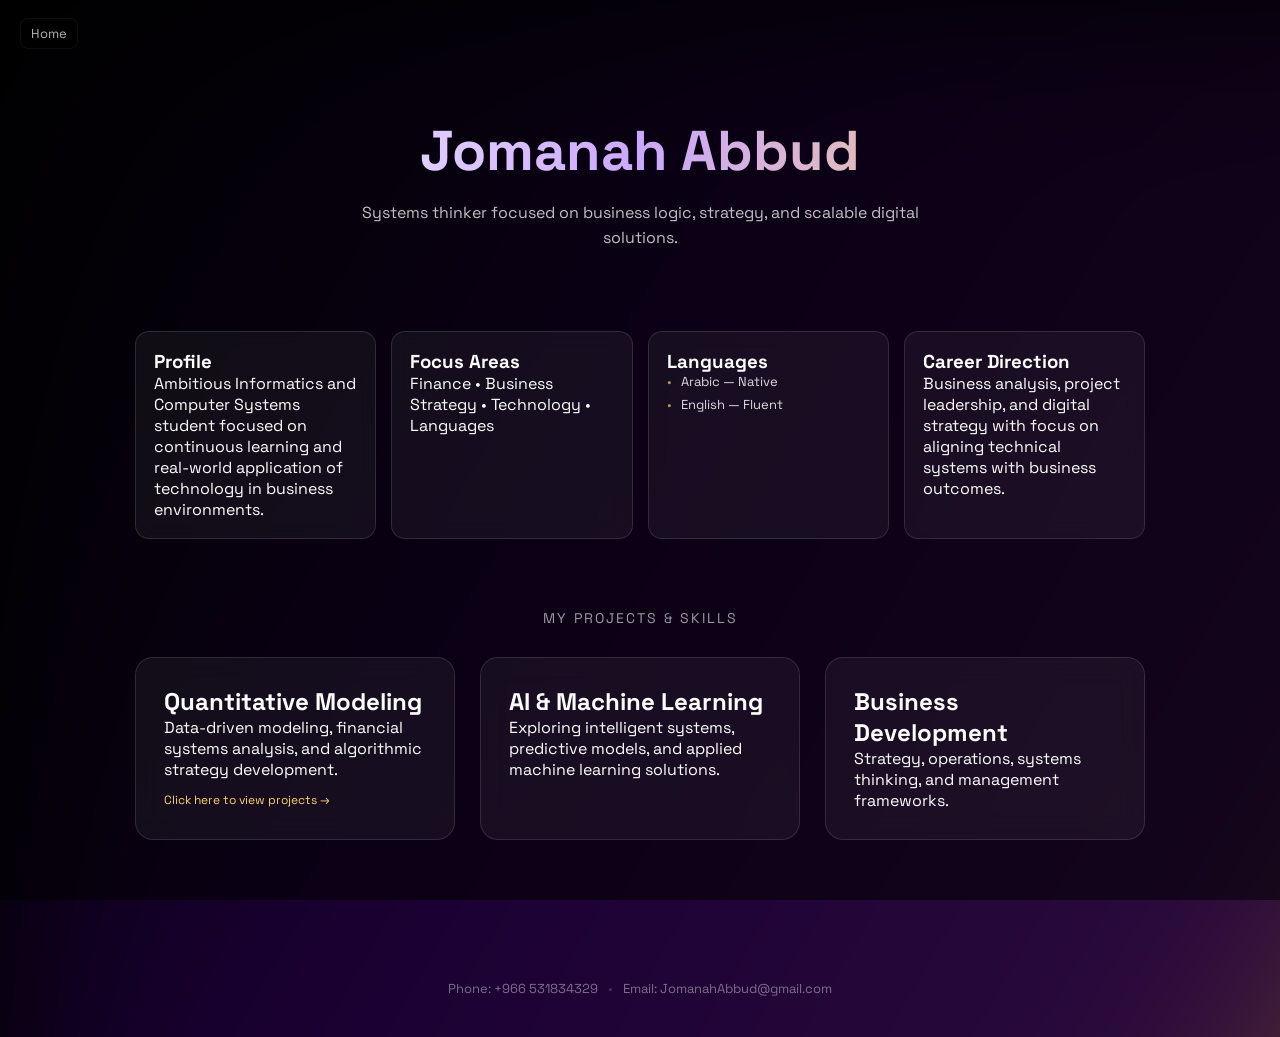
<file: index.html>
<!DOCTYPE html>
<html lang="en">
<head>
  <meta charset="UTF-8">
  <meta name="viewport" content="width=device-width, initial-scale=1.0">
  <title>Jomanah Abbud - Portfolio</title>

  <link rel="preconnect" href="https://fonts.googleapis.com">
  <link rel="preconnect" href="https://fonts.gstatic.com" crossorigin>
  <link href="https://fonts.googleapis.com/css2?family=Space+Grotesk:wght@300;400;500;600;700&display=swap" rel="stylesheet">

  <link rel="stylesheet" href="style.css">
</head>

<body>

  <!-- BACKGROUND (UNCHANGED) -->
  <div class="background"></div>
  <div class="overlay"></div>

  <!-- FIXED NAV -->
  <div class="top-nav" onclick="window.location.href='./index.html'">
    Home
  </div>

  <div class="container">

    <!-- HERO -->
    <div class="hero">
      <h1 class="name">Jomanah Abbud</h1>
      <p class="subtitle">
        Systems thinker focused on business logic, strategy, and scalable digital solutions.
      </p>
    </div>

    <!-- ABOUT -->
    <div class="about">

      <div class="about-grid">

        <div class="about-card">
          <h3>Profile</h3>
          <p>
            Ambitious Informatics and Computer Systems student focused on continuous learning and real-world application of technology in business environments.
          </p>
        </div>

        <div class="about-card">
          <h3>Focus Areas</h3>
          <p>Finance • Business Strategy • Technology • Languages</p>
        </div>

        <div class="about-card">
          <h3>Languages</h3>
         <ul class="language-list">
  <li>Arabic — Native</li>
  <li>English — Fluent</li>
</ul>
        </div>

        <div class="about-card">
          <h3>Career Direction</h3>
          <p>
            Business analysis, project leadership, and digital strategy with focus on aligning technical systems with business outcomes.
          </p>
        </div>

      </div>
    </div>

    <div class="section-divider">My Projects & Skills</div>

    <div class="cards">

      <div class="card" onclick="window.location.href='./quant.html'">
        <h2>Quantitative Modeling</h2>
        <p>Data-driven modeling, financial systems analysis, and algorithmic strategy development.</p>
        <p class="card-link">Click here to view projects →</p>
      </div>

      <div class="card">
        <h2>AI & Machine Learning</h2>
        <p>Exploring intelligent systems, predictive models, and applied machine learning solutions.</p>
      </div>

      <div class="card">
        <h2>Business Development</h2>
        <p>Strategy, operations, systems thinking, and management frameworks.</p>
      </div>

    </div>

  </div>

  <!-- CONTACT -->
  <div class="contact-bar">
    <a href="tel:+966531834329">Phone: +966 531834329</a>
    <span>•</span>
    <a href="mailto:JomanahAbbud@gmail.com">Email: JomanahAbbud@gmail.com</a>
  </div>

</body>
</html>
</file>
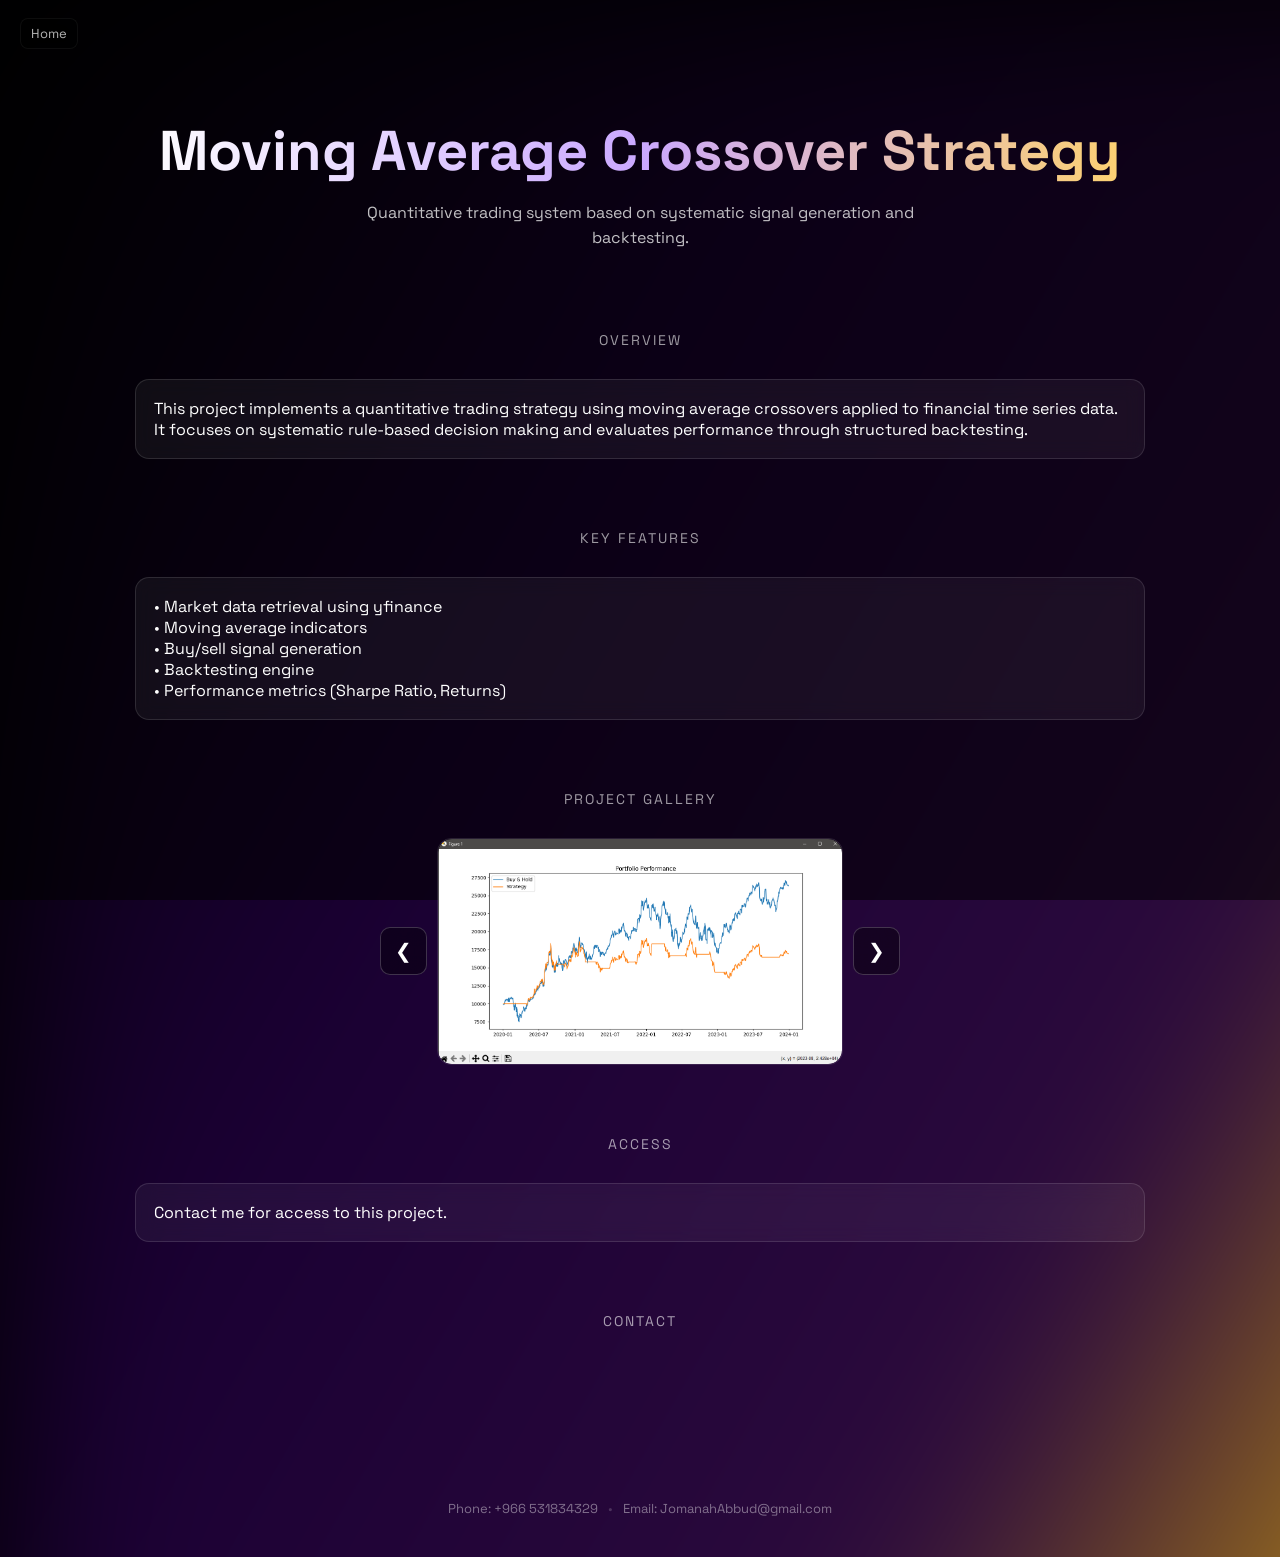
<file: quant.html>
<!DOCTYPE html>
<html lang="en">
<head>
  <meta charset="UTF-8">
  <meta name="viewport" content="width=device-width, initial-scale=1.0">
  <title>Quant Project</title>

  <link rel="preconnect" href="https://fonts.googleapis.com">
  <link rel="preconnect" href="https://fonts.gstatic.com" crossorigin>
  <link href="https://fonts.googleapis.com/css2?family=Space+Grotesk:wght@300;400;500;600;700&display=swap" rel="stylesheet">

  <link rel="stylesheet" href="style.css">
</head>

<body>

  <!-- BACKGROUND -->
  <div class="background"></div>
  <div class="overlay"></div>

  <!-- NAV -->
  <div class="top-nav" onclick="window.location.href='./index.html'">
    Home
  </div>

  <div class="container">

    <div class="hero">
      <h1 class="name">Moving Average Crossover Strategy</h1>
      <p class="subtitle">
        Quantitative trading system based on systematic signal generation and backtesting.
      </p>
    </div>

    <div class="section-divider">Overview</div>

    <div class="about-card">
      <p>
        This project implements a quantitative trading strategy using moving average crossovers applied to financial time series data. It focuses on systematic rule-based decision making and evaluates performance through structured backtesting.
      </p>
    </div>

    <div class="section-divider">Key Features</div>

    <div class="about-card">
      <p>
        • Market data retrieval using yfinance<br>
        • Moving average indicators<br>
        • Buy/sell signal generation<br>
        • Backtesting engine<br>
        • Performance metrics (Sharpe Ratio, Returns)
      </p>
    </div>

    <!-- CAROUSEL GALLERY -->
    <div class="section-divider">Project Gallery</div>

    <div class="carousel">

      <button class="arrow left" onclick="moveSlide(-1)">&#10094;</button>

      <div class="carousel-track">

        <img src="images/strat.png" class="slide active" alt="Strategy">
        <img src="images/buysell.png" class="slide" alt="Signals">
        <img src="images/backtest.png" class="slide" alt="Backtest">

      </div>

      <button class="arrow right" onclick="moveSlide(1)">&#10095;</button>

    </div>

    <div class="section-divider">Access</div>

    <div class="about-card">
      <p>
        Contact me for access to this project.
      </p>
    </div>

    <div class="section-divider">Contact</div>

  </div>

  <!-- CONTACT -->
  <div class="contact-bar">
    <a href="tel:+966531834329">Phone: +966 531834329</a>
    <span>•</span>
    <a href="mailto:JomanahAbbud@gmail.com">Email: JomanahAbbud@gmail.com</a>
  </div>

  <!-- CAROUSEL SCRIPT -->
  <script>
    let currentSlide = 0;
    const slides = document.querySelectorAll(".slide");

    function showSlide(index) {
      slides.forEach(s => s.classList.remove("active"));

      if (index >= slides.length) currentSlide = 0;
      else if (index < 0) currentSlide = slides.length - 1;
      else currentSlide = index;

      slides[currentSlide].classList.add("active");
    }

    function moveSlide(step) {
      showSlide(currentSlide + step);
    }
  </script>

</body>
</html>
</file>
<file: style.css>
/* RESET */
* {
  margin: 0;
  padding: 0;
  box-sizing: border-box;
  font-family: 'Space Grotesk', sans-serif;
}

body {
  background: black;
  color: white;
  overflow-x: hidden;
}

/* BACKGROUND (UNCHANGED) */
.background {
  position: fixed;
  width: 200%;
  height: 200%;
  background: linear-gradient(120deg,#000,#1a0033,#2b0a3d,#ffcc00,#120018);
  filter: blur(90px);
  animation: move 18s ease-in-out infinite;
  z-index: -2;
}

@keyframes move {
  0% { transform: translate(-10%, -10%); }
  50% { transform: translate(-25%, -15%); }
  100% { transform: translate(-10%, -10%); }
}

.overlay {
  position: fixed;
  width: 100%;
  height: 100%;
  background: rgba(0,0,0,0.55);
  z-index: -1;
}

/* NAV */
.top-nav {
  position: fixed;
  top: 18px;
  left: 20px;
  z-index: 999;
  font-size: 13px;
  opacity: 0.7;
  cursor: pointer;

  padding: 6px 10px;
  border-radius: 8px;

  background: rgba(0, 0, 0, 0.25);
  backdrop-filter: blur(10px);
  border: 1px solid rgba(255, 255, 255, 0.08);

  transition: 0.2s ease;
}

.top-nav:hover {
  opacity: 1;
  transform: translateY(-1px);
}

/* LAYOUT */
.container {
  padding: 120px 20px 60px;
  max-width: 1050px;
  margin: auto;
}

/* HERO */
.hero {
  text-align: center;
  margin-bottom: 80px;
}

.name {
  font-size: clamp(32px, 6vw, 56px);
  line-height: 1.1;
  background: linear-gradient(90deg,#fff,#caa8ff,#ffd36b);
  -webkit-background-clip: text;
  -webkit-text-fill-color: transparent;
}

.subtitle {
  margin-top: 18px;
  font-size: clamp(13px, 2.2vw, 16px);
  opacity: 0.75;
  max-width: 620px;
  margin-left: auto;
  margin-right: auto;
  line-height: 1.6;
}

/* ABOUT */
.about-grid {
  display: grid;
  grid-template-columns: repeat(auto-fit,minmax(240px,1fr));
  gap: 15px;
  margin-bottom: 60px;
}

.about-card {
  background: rgba(255,255,255,0.05);
  border: 1px solid rgba(255,255,255,0.12);
  padding: 18px;
  border-radius: 14px;
  backdrop-filter: blur(10px);
}

/* SECTION TITLE */
.section-divider {
  text-align: center;
  margin: 70px 0 30px;
  font-size: 14px;
  letter-spacing: 2px;
  opacity: 0.6;
  text-transform: uppercase;
}

/* CARDS */
.cards {
  display: grid;
  grid-template-columns: repeat(auto-fit,minmax(250px,1fr));
  gap: 25px;
}

.card {
  background: rgba(255,255,255,0.05);
  border: 1px solid rgba(255,255,255,0.12);
  padding: 28px;
  border-radius: 18px;
  backdrop-filter: blur(14px);
  cursor: pointer;
  transition: 0.3s ease;
}

.card:hover {
  transform: translateY(-10px);
  border-color: rgba(255,204,0,0.4);
}

.card-link {
  margin-top: 12px;
  font-size: 12px;
  color: #ffd36b;
}

/* CONTACT */
.contact-bar {
  text-align: center;
  margin-top: 80px;
  padding-bottom: 40px;
  font-size: 13px;
  opacity: 0.6;
  display: flex;
  justify-content: center;
  gap: 10px;
  flex-wrap: wrap;
}

.contact-bar a {
  color: white;
  text-decoration: none;
  opacity: 0.7;
  transition: 0.2s ease;
}

.contact-bar a:hover {
  opacity: 1;
  color: #ffd36b;
}

.contact-bar span {
  opacity: 0.3;
}

/* LANGUAGE LIST */
.language-list {
  list-style: none;
  display: flex;
  flex-direction: column;
  gap: 6px;
  font-size: 13px;
  opacity: 0.85;
  padding-left: 0;
}

.language-list li {
  position: relative;
  padding-left: 14px;
}

.language-list li::before {
  content: "•";
  position: absolute;
  left: 0;
  color: #ffd36b;
  opacity: 0.8;
}

/* GALLERY */
.gallery {
  display: grid;
  grid-template-columns: repeat(auto-fit, minmax(220px, 1fr));
  gap: 15px;
  margin-top: 20px;
}

.gallery img {
  width: 100%;
  border-radius: 14px;
  border: 1px solid rgba(255,255,255,0.12);
  opacity: 0.85;
  transition: 0.25s ease;
  cursor: pointer;
}

.gallery img:hover {
  transform: scale(1.03);
  opacity: 1;
  border-color: rgba(255, 204, 0, 0.4);
}

/* 📱 MOBILE FIX (THIS IS THE IMPORTANT PART) */
@media (max-width: 768px) {

  .container {
    padding: 90px 14px 50px;
  }

  .cards {
    grid-template-columns: 1fr;
    gap: 16px;
  }

  .about-grid {
    grid-template-columns: 1fr;
  }

  .card {
    padding: 18px;
  }

  .about-card {
    padding: 14px;
  }

  .section-divider {
    font-size: 11px;
    margin: 50px 0 20px;
  }

  .top-nav {
    top: 10px;
    left: 10px;
    font-size: 11px;
    padding: 4px 8px;
  }

  .gallery {
    grid-template-columns: 1fr;
  }

  .contact-bar {
    font-size: 11px;
    padding: 20px 10px;
  }
}
.carousel {
  display: flex;
  align-items: center;
  justify-content: center;
  max-width: 520px;
  margin: 20px auto;
}

.carousel-track {
  width: 100%;
  overflow: hidden;
  border-radius: 14px;
  border: 1px solid rgba(255,255,255,0.12);
}

.slide {
  width: 100%;
  display: none;
  border-radius: 14px;
}

.slide.active {
  display: block;
}

.arrow {
  background: rgba(0,0,0,0.4);
  border: 1px solid rgba(255,255,255,0.2);
  color: white;
  font-size: 20px;
  padding: 10px 14px;
  cursor: pointer;
  border-radius: 10px;
  backdrop-filter: blur(10px);
  transition: 0.2s ease;
}

.arrow:hover {
  background: rgba(255,204,0,0.2);
  border-color: rgba(255,204,0,0.5);
}

.arrow.left {
  margin-right: 10px;
}

.arrow.right {
  margin-left: 10px;
}
</file>
